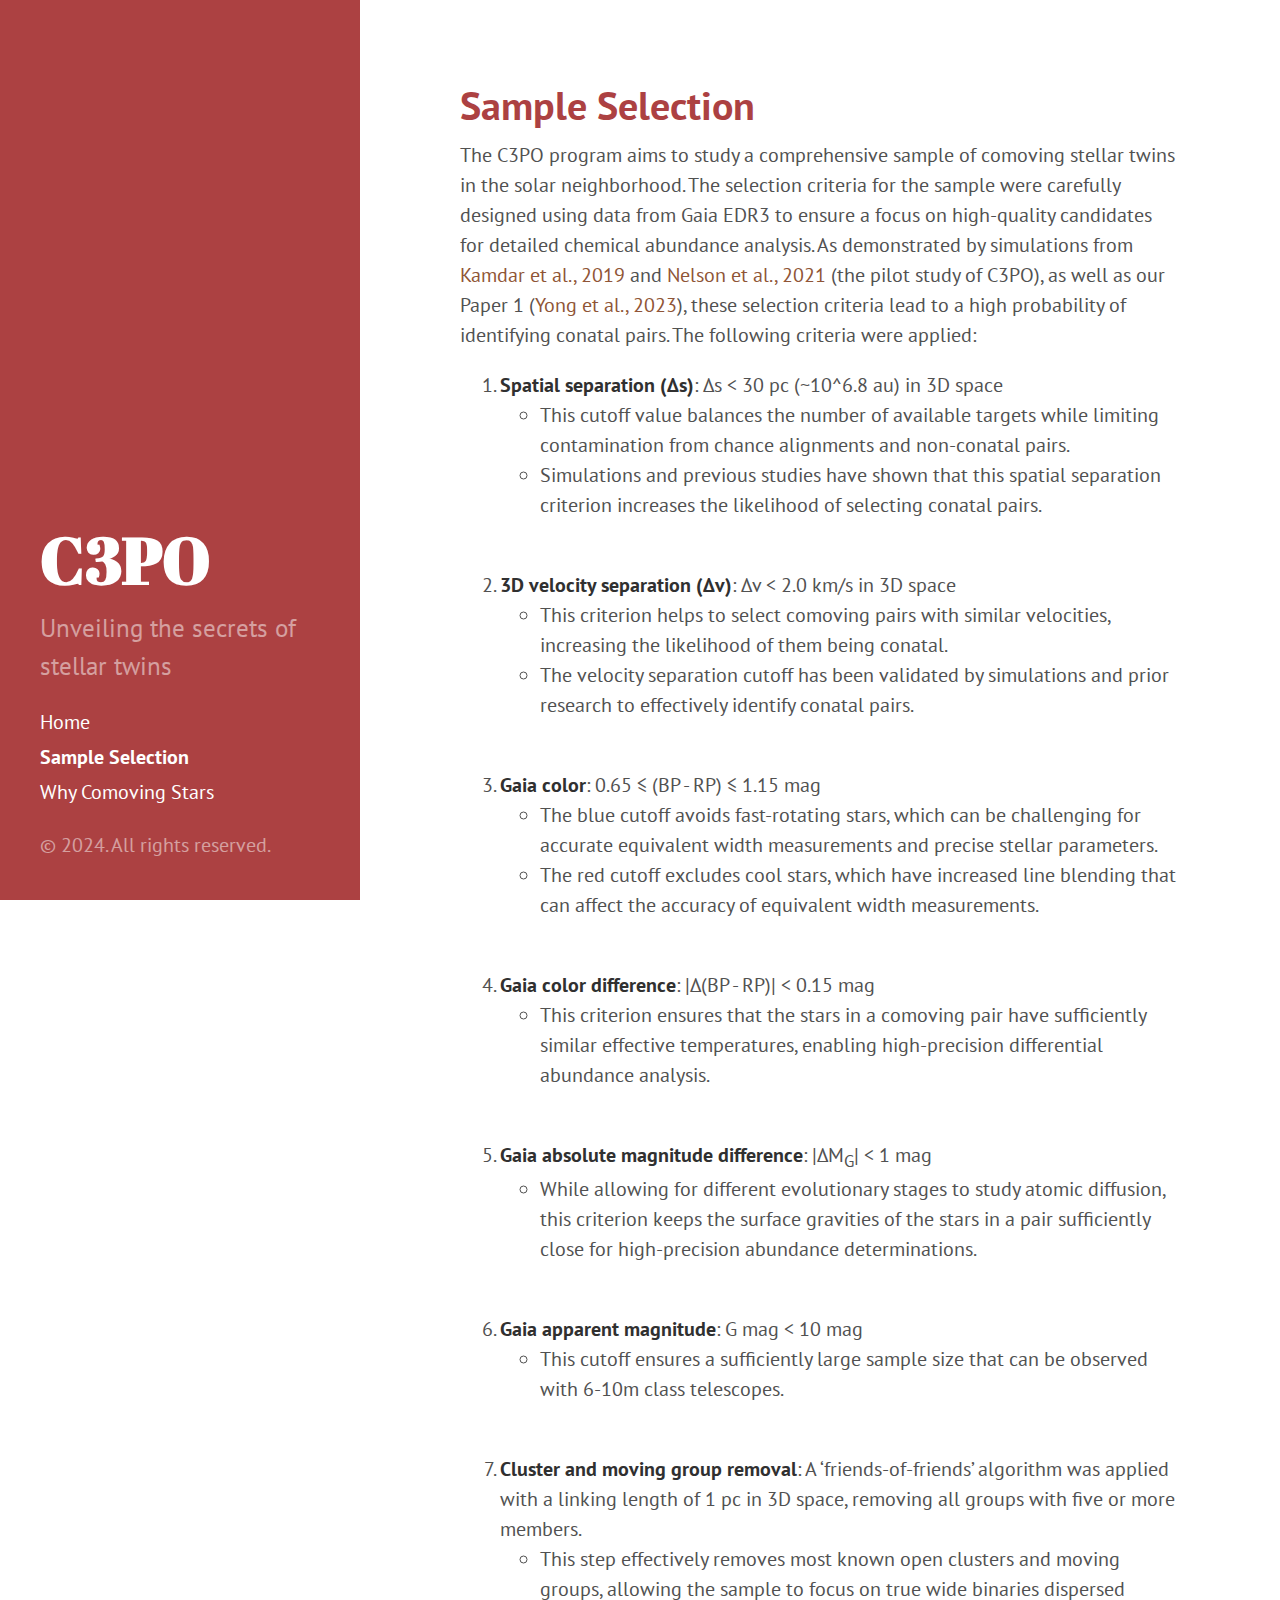
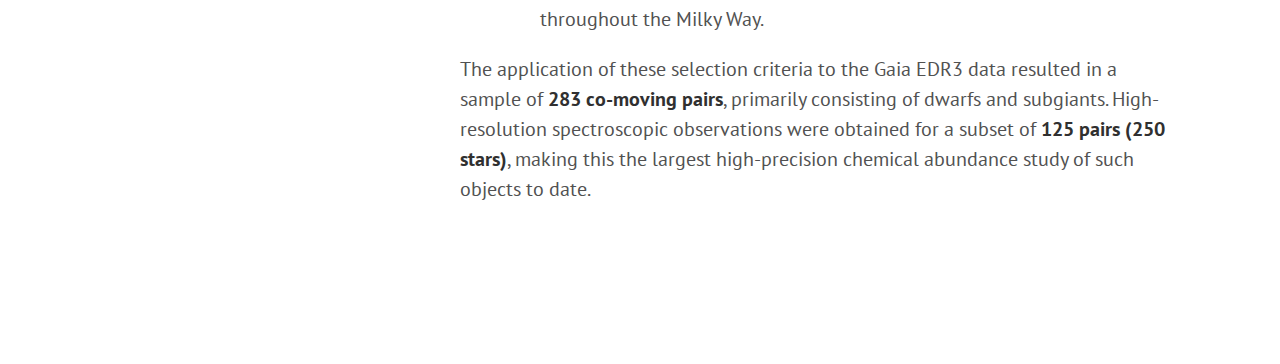
<file: sample_selection.html>
<!DOCTYPE html>
<html lang="en-us">

  <head>
  <link href="http://gmpg.org/xfn/11" rel="profile">
  <meta http-equiv="X-UA-Compatible" content="IE=edge">
  <meta http-equiv="content-type" content="text/html; charset=utf-8">

  <!-- Enable responsiveness on mobile devices-->
  <meta name="viewport" content="width=device-width, initial-scale=1.0, maximum-scale=1">

  <title>
    
      Sample Selection &middot; C3PO
    
  </title>

  <!-- CSS -->
  <link rel="stylesheet" href="./public/css/poole.css">
  <link rel="stylesheet" href="./public/css/syntax.css">
  <link rel="stylesheet" href="./public/css/hyde.css">
  <link rel="stylesheet" href="http://fonts.googleapis.com/css?family=PT+Sans:400,400italic,700|Abril+Fatface">

  <!-- Icons -->
  <link rel="apple-touch-icon-precomposed" sizes="144x144" href="./public/apple-touch-icon-144-precomposed.png">
                                 <link rel="shortcut icon" href="./public/favicon.ico">

  <!-- RSS -->
  <link rel="alternate" type="application/rss+xml" title="RSS" href="./atom.xml">
</head>


  <body>

    <div class="sidebar">
  <div class="container sidebar-sticky">
    <div class="sidebar-about">
      <h1>
        <a href="./index.html">
          C3PO
        </a>
      </h1>
      <p class="lead">Unveiling the secrets of stellar twins</p>
    </div>

    <nav class="sidebar-nav">
      <a class="sidebar-nav-item" href="./index.html">Home</a>

      

      
      
        
      
        
          
        
      
        
          
            <a class="sidebar-nav-item active" href="./sample_selection.html">Sample Selection</a>
          
        
      
        
          
            <a class="sidebar-nav-item" href="./what_is_new.html">Why Comoving Stars</a>
          
        
      

      <!-- <a class="sidebar-nav-item" href="/archive/v.zip">Download</a>
      <a class="sidebar-nav-item" href="">GitHub project</a> -->
      <!-- <span class="sidebar-nav-item">Currently v</span> -->
    </nav>

    <p>&copy; 2024. All rights reserved.</p>
  </div>
</div>


    <div class="content container">
      <div class="page">
  <h1 class="page-title">Sample Selection</h1>
  <p>The C3PO program aims to study a comprehensive sample of comoving stellar twins in the solar neighborhood. The selection criteria for the sample were carefully designed using data from Gaia EDR3 to ensure a focus on high-quality candidates for detailed chemical abundance analysis. As demonstrated by simulations from <a href="https://ui.adsabs.harvard.edu/abs/2019ApJ...884L..42K/abstract">Kamdar et al., 2019</a> and <a href="https://ui.adsabs.harvard.edu/abs/2021ApJ...921..118N/abstract">Nelson et al., 2021</a> (the pilot study of C3PO), as well as our Paper 1 (<a href="https://ui.adsabs.harvard.edu/abs/2023MNRAS.526.2181Y/abstract">Yong et al., 2023</a>), these selection criteria lead to a high probability of identifying conatal pairs. The following criteria were applied:</p>

<ol>
  <li><strong>Spatial separation (Δs)</strong>: Δs &lt; 30 pc (~10^6.8 au) in 3D space
    <ul>
      <li>This cutoff value balances the number of available targets while limiting contamination from chance alignments and non-conatal pairs.</li>
      <li>Simulations and previous studies have shown that this spatial separation criterion increases the likelihood of selecting conatal pairs. <br /> <br /></li>
    </ul>
  </li>
  <li><strong>3D velocity separation (Δv)</strong>: Δv &lt; 2.0 km/s in 3D space
    <ul>
      <li>This criterion helps to select comoving pairs with similar velocities, increasing the likelihood of them being conatal.</li>
      <li>The velocity separation cutoff has been validated by simulations and prior research to effectively identify conatal pairs. <br /> <br /></li>
    </ul>
  </li>
  <li><strong>Gaia color</strong>: 0.65 ≤ (BP - RP) ≤ 1.15 mag
    <ul>
      <li>The blue cutoff avoids fast-rotating stars, which can be challenging for accurate equivalent width measurements and precise stellar parameters.</li>
      <li>The red cutoff excludes cool stars, which have increased line blending that can affect the accuracy of equivalent width measurements. <br /> <br /></li>
    </ul>
  </li>
  <li><strong>Gaia color difference</strong>: |Δ(BP - RP)| &lt; 0.15 mag
    <ul>
      <li>This criterion ensures that the stars in a comoving pair have sufficiently similar effective temperatures, enabling high-precision differential abundance analysis. <br /> <br /></li>
    </ul>
  </li>
  <li><strong>Gaia absolute magnitude difference</strong>: |ΔM<sub>G</sub>| &lt; 1 mag
    <ul>
      <li>While allowing for different evolutionary stages to study atomic diffusion, this criterion keeps the surface gravities of the stars in a pair sufficiently close for high-precision abundance determinations. <br /> <br /></li>
    </ul>
  </li>
  <li><strong>Gaia apparent magnitude</strong>: G mag &lt; 10 mag
    <ul>
      <li>This cutoff ensures a sufficiently large sample size that can be observed with 6-10m class telescopes. <br /> <br /></li>
    </ul>
  </li>
  <li><strong>Cluster and moving group removal</strong>: A ‘friends-of-friends’ algorithm was applied with a linking length of 1 pc in 3D space, removing all groups with five or more members.
    <ul>
      <li>This step effectively removes most known open clusters and moving groups, allowing the sample to focus on true wide binaries dispersed throughout the Milky Way.</li>
    </ul>
  </li>
</ol>

<p>The application of these selection criteria to the Gaia EDR3 data resulted in a sample of <strong>283 co-moving pairs</strong>, primarily consisting of dwarfs and subgiants. High-resolution spectroscopic observations were obtained for a subset of <strong>125 pairs (250 stars)</strong>, making this the largest high-precision chemical abundance study of such objects to date.</p>


</div>

    </div>

  </body>
</html>
</file>
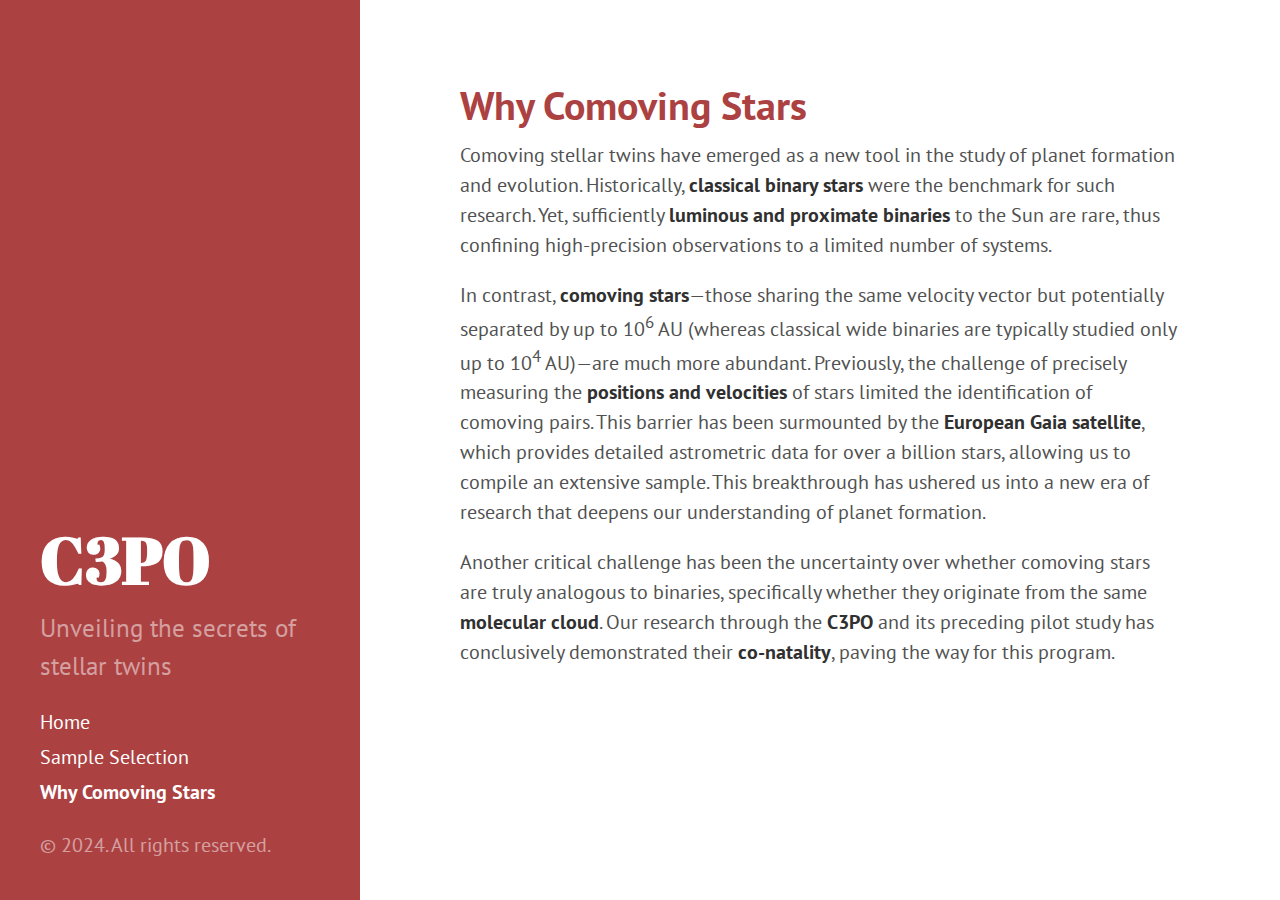
<file: what_is_new.html>
<!DOCTYPE html>
<html lang="en-us">

  <head>
  <link href="http://gmpg.org/xfn/11" rel="profile">
  <meta http-equiv="X-UA-Compatible" content="IE=edge">
  <meta http-equiv="content-type" content="text/html; charset=utf-8">

  <!-- Enable responsiveness on mobile devices-->
  <meta name="viewport" content="width=device-width, initial-scale=1.0, maximum-scale=1">

  <title>
    
      Why Comoving Stars &middot; C3PO
    
  </title>

  <!-- CSS -->
  <link rel="stylesheet" href="./public/css/poole.css">
  <link rel="stylesheet" href="./public/css/syntax.css">
  <link rel="stylesheet" href="./public/css/hyde.css">
  <link rel="stylesheet" href="http://fonts.googleapis.com/css?family=PT+Sans:400,400italic,700|Abril+Fatface">

  <!-- Icons -->
  <link rel="apple-touch-icon-precomposed" sizes="144x144" href="./public/apple-touch-icon-144-precomposed.png">
                                 <link rel="shortcut icon" href="./public/favicon.ico">

  <!-- RSS -->
  <link rel="alternate" type="application/rss+xml" title="RSS" href="./atom.xml">
</head>


  <body>

    <div class="sidebar">
  <div class="container sidebar-sticky">
    <div class="sidebar-about">
      <h1>
        <a href="./index.html">
          C3PO
        </a>
      </h1>
      <p class="lead">Unveiling the secrets of stellar twins</p>
    </div>

    <nav class="sidebar-nav">
      <a class="sidebar-nav-item" href="./index.html">Home</a>

      

      
      
        
      
        
          
        
      
        
          
            <a class="sidebar-nav-item" href="./sample_selection.html">Sample Selection</a>
          
        
      
        
          
              <a class="sidebar-nav-item active" href="./what_is_new.html">Why Comoving Stars</a>
          
        
      

      <!-- <a class="sidebar-nav-item" href="/archive/v.zip">Download</a>
      <a class="sidebar-nav-item" href="">GitHub project</a> -->
      <!-- <span class="sidebar-nav-item">Currently v</span> -->
    </nav>

    <p>&copy; 2024. All rights reserved.</p>
  </div>
</div>


    <div class="content container">
      <div class="page">
  <h1 class="page-title">Why Comoving Stars</h1>
  <p>Comoving stellar twins have emerged as a new tool in the study of planet formation and evolution. Historically, <strong>classical binary stars</strong> were the benchmark for such research. Yet, sufficiently <strong>luminous and proximate binaries</strong> to the Sun are rare, thus confining high-precision observations to a limited number of systems.</p>

<p>In contrast, <strong>comoving stars</strong>—those sharing the same velocity vector but potentially separated by up to 10<sup>6</sup> AU (whereas classical wide binaries are typically studied only up to 10<sup>4</sup> AU)—are much more abundant. Previously, the challenge of precisely measuring the <strong>positions and velocities</strong> of stars limited the identification of comoving pairs. This barrier has been surmounted by the <strong>European Gaia satellite</strong>, which provides detailed astrometric data for over a billion stars, allowing us to compile an extensive sample. This breakthrough has ushered us into a new era of research that deepens our understanding of planet formation.</p>

<p>Another critical challenge has been the uncertainty over whether comoving stars are truly analogous to binaries, specifically whether they originate from the same <strong>molecular cloud</strong>. Our research through the <strong>C3PO</strong> and its preceding pilot study has conclusively demonstrated their <strong>co-natality</strong>, paving the way for this program.</p>


</div>

    </div>

  </body>
</html>
</file>
<file: public/css/poole.css>
/*
 *                        ___
 *                       /\_ \
 *  _____     ___     ___\//\ \      __
 * /\ '__`\  / __`\  / __`\\ \ \   /'__`\
 * \ \ \_\ \/\ \_\ \/\ \_\ \\_\ \_/\  __/
 *  \ \ ,__/\ \____/\ \____//\____\ \____\
 *   \ \ \/  \/___/  \/___/ \/____/\/____/
 *    \ \_\
 *     \/_/
 *
 * Designed, built, and released under MIT license by @mdo. Learn more at
 * https://github.com/poole/poole.
 */


/*
 * Contents
 *
 * Body resets
 * Custom type
 * Messages
 * Container
 * Masthead
 * Posts and pages
 * Pagination
 * Reverse layout
 * Themes
 */


/*
 * Body resets
 *
 * Update the foundational and global aspects of the page.
 */

* {
  -webkit-box-sizing: border-box;
     -moz-box-sizing: border-box;
          box-sizing: border-box;
}

html,
body {
  margin: 0;
  padding: 0;
}

html {
  font-family: "Helvetica Neue", Helvetica, Arial, sans-serif;
  font-size: 16px;
  line-height: 1.5;
}
@media (min-width: 38em) {
  html {
    font-size: 20px;
  }
}

body {
  color: #515151;
  background-color: #fff;
  -webkit-text-size-adjust: 100%;
      -ms-text-size-adjust: 100%;
}

/* No `:visited` state is required by default (browsers will use `a`) */
a {
  color: #268bd2;
  text-decoration: none;
}
a strong {
  color: inherit;
}
/* `:focus` is linked to `:hover` for basic accessibility */
a:hover,
a:focus {
  text-decoration: underline;
}

/* Headings */
h1, h2, h3, h4, h5, h6 {
  margin-bottom: .5rem;
  font-weight: bold;
  line-height: 1.25;
  color: #313131;
  text-rendering: optimizeLegibility;
}
h1 {
  font-size: 2rem;
}
h2 {
  margin-top: 1rem;
  font-size: 1.5rem;
}
h3 {
  margin-top: 1.5rem;
  font-size: 1.25rem;
}
h4, h5, h6 {
  margin-top: 1rem;
  font-size: 1rem;
}

/* Body text */
p {
  margin-top: 0;
  margin-bottom: 1rem;
}

strong {
  color: #303030;
}


/* Lists */
ul, ol, dl {
  margin-top: 0;
  margin-bottom: 1rem;
}

dt {
  font-weight: bold;
}
dd {
  margin-bottom: .5rem;
}

/* Misc */
hr {
  position: relative;
  margin: 1.5rem 0;
  border: 0;
  border-top: 1px solid #eee;
  border-bottom: 1px solid #fff;
}

abbr {
  font-size: 85%;
  font-weight: bold;
  color: #555;
  text-transform: uppercase;
}
abbr[title] {
  cursor: help;
  border-bottom: 1px dotted #e5e5e5;
}

/* Code */
code,
pre {
  font-family: Menlo, Monaco, "Courier New", monospace;
}
code {
  padding: .25em .5em;
  font-size: 85%;
  color: #bf616a;
  background-color: #f9f9f9;
  border-radius: 3px;
}
pre {
  display: block;
  margin-top: 0;
  margin-bottom: 1rem;
  padding: 1rem;
  font-size: .8rem;
  line-height: 1.4;
  white-space: pre;
  white-space: pre-wrap;
  word-break: break-all;
  word-wrap: break-word;
  background-color: #f9f9f9;
}
pre code {
  padding: 0;
  font-size: 100%;
  color: inherit;
  background-color: transparent;
}

/* Pygments via Jekyll */
.highlight {
  margin-bottom: 1rem;
  border-radius: 4px;
}
.highlight pre {
  margin-bottom: 0;
}

/* Gist via GitHub Pages */
.gist .gist-file {
  font-family: Menlo, Monaco, "Courier New", monospace !important;
}
.gist .markdown-body {
  padding: 15px;
}
.gist pre {
  padding: 0;
  background-color: transparent;
}
.gist .gist-file .gist-data {
  font-size: .8rem !important;
  line-height: 1.4;
}
.gist code {
  padding: 0;
  color: inherit;
  background-color: transparent;
  border-radius: 0;
}

/* Quotes */
blockquote {
  padding: .5rem 1rem;
  margin: .8rem 0;
  color: #7a7a7a;
  border-left: .25rem solid #e5e5e5;
}
blockquote p:last-child {
  margin-bottom: 0;
}
@media (min-width: 30em) {
  blockquote {
    padding-right: 5rem;
    padding-left: 1.25rem;
  }
}

img {
  display: block;
  max-width: 100%;
  margin: 0 0 1rem;
  border-radius: 5px;
}

/* Tables */
table {
  margin-bottom: 1rem;
  width: 100%;
  border: 1px solid #e5e5e5;
  border-collapse: collapse;
}
td,
th {
  padding: .25rem .5rem;
  border: 1px solid #e5e5e5;
}
tbody tr:nth-child(odd) td,
tbody tr:nth-child(odd) th {
  background-color: #f9f9f9;
}


/*
 * Custom type
 *
 * Extend paragraphs with `.lead` for larger introductory text.
 */

.lead {
  font-size: 1.25rem;
  font-weight: 300;
}


/*
 * Messages
 *
 * Show alert messages to users. You may add it to single elements like a `<p>`,
 * or to a parent if there are multiple elements to show.
 */

.message {
  margin-bottom: 1rem;
  padding: 1rem;
  color: #717171;
  background-color: #f9f9f9;
}


/*
 * Container
 *
 * Center the page content.
 */

.container {
  max-width: 38rem;
  padding-left:  1rem;
  padding-right: 1rem;
  margin-left:  auto;
  margin-right: auto;
}


/*
 * Masthead
 *
 * Super small header above the content for site name and short description.
 */

.masthead {
  padding-top:    1rem;
  padding-bottom: 1rem;
  margin-bottom: 3rem;
}
.masthead-title {
  margin-top: 0;
  margin-bottom: 0;
  color: #505050;
}
.masthead-title a {
  color: #505050;
}
.masthead-title small {
  font-size: 75%;
  font-weight: 400;
  color: #c0c0c0;
  letter-spacing: 0;
}


/*
 * Posts and pages
 *
 * Each post is wrapped in `.post` and is used on default and post layouts. Each
 * page is wrapped in `.page` and is only used on the page layout.
 */

.page,
.post {
  margin-bottom: 4em;
}

/* Blog post or page title */
.page-title,
.post-title,
.post-title a {
  color: #303030;
}
.page-title,
.post-title {
  margin-top: 0;
}

/* Meta data line below post title */
.post-date {
  display: block;
  margin-top: -.5rem;
  margin-bottom: 1rem;
  color: #9a9a9a;
}

/* Related posts */
.related {
  padding-top: 2rem;
  padding-bottom: 2rem;
  border-top: 1px solid #eee;
}
.related-posts {
  padding-left: 0;
  list-style: none;
}
.related-posts h3 {
  margin-top: 0;
}
.related-posts li small {
  font-size: 75%;
  color: #999;
}
.related-posts li a:hover {
  color: #268bd2;
  text-decoration: none;
}
.related-posts li a:hover small {
  color: inherit;
}


/*
 * Pagination
 *
 * Super lightweight (HTML-wise) blog pagination. `span`s are provide for when
 * there are no more previous or next posts to show.
 */

.pagination {
  overflow: hidden; /* clearfix */
  margin-left: -1rem;
  margin-right: -1rem;
  font-family: "PT Sans", Helvetica, Arial, sans-serif;
  color: #ccc;
  text-align: center;
}

/* Pagination items can be `span`s or `a`s */
.pagination-item {
  display: block;
  padding: 1rem;
  border: 1px solid #eee;
}
.pagination-item:first-child {
  margin-bottom: -1px;
}

/* Only provide a hover state for linked pagination items */
a.pagination-item:hover {
  background-color: #f5f5f5;
}

@media (min-width: 30em) {
  .pagination {
    margin: 3rem 0;
  }
  .pagination-item {
    float: left;
    width: 50%;
  }
  .pagination-item:first-child {
    margin-bottom: 0;
    border-top-left-radius:    4px;
    border-bottom-left-radius: 4px;
  }
  .pagination-item:last-child {
    margin-left: -1px;
    border-top-right-radius:    4px;
    border-bottom-right-radius: 4px;
  }
}
</file>
<file: public/css/syntax.css>
.highlight .hll { background-color: #ffc; }
.highlight .c { color: #999; } /* Comment */
.highlight .err { color: #a00; background-color: #faa } /* Error */
.highlight .k { color: #069; } /* Keyword */
.highlight .o { color: #555 } /* Operator */
.highlight .cm { color: #09f; font-style: italic } /* Comment.Multiline */
.highlight .cp { color: #099 } /* Comment.Preproc */
.highlight .c1 { color: #999; } /* Comment.Single */
.highlight .cs { color: #999; } /* Comment.Special */
.highlight .gd { background-color: #fcc; border: 1px solid #c00 } /* Generic.Deleted */
.highlight .ge { font-style: italic } /* Generic.Emph */
.highlight .gr { color: #f00 } /* Generic.Error */
.highlight .gh { color: #030; } /* Generic.Heading */
.highlight .gi { background-color: #cfc; border: 1px solid #0c0 } /* Generic.Inserted */
.highlight .go { color: #aaa } /* Generic.Output */
.highlight .gp { color: #009; } /* Generic.Prompt */
.highlight .gs { } /* Generic.Strong */
.highlight .gu { color: #030; } /* Generic.Subheading */
.highlight .gt { color: #9c6 } /* Generic.Traceback */
.highlight .kc { color: #069; } /* Keyword.Constant */
.highlight .kd { color: #069; } /* Keyword.Declaration */
.highlight .kn { color: #069; } /* Keyword.Namespace */
.highlight .kp { color: #069 } /* Keyword.Pseudo */
.highlight .kr { color: #069; } /* Keyword.Reserved */
.highlight .kt { color: #078; } /* Keyword.Type */
.highlight .m { color: #f60 } /* Literal.Number */
.highlight .s { color: #d44950 } /* Literal.String */
.highlight .na { color: #4f9fcf } /* Name.Attribute */
.highlight .nb { color: #366 } /* Name.Builtin */
.highlight .nc { color: #0a8; } /* Name.Class */
.highlight .no { color: #360 } /* Name.Constant */
.highlight .nd { color: #99f } /* Name.Decorator */
.highlight .ni { color: #999; } /* Name.Entity */
.highlight .ne { color: #c00; } /* Name.Exception */
.highlight .nf { color: #c0f } /* Name.Function */
.highlight .nl { color: #99f } /* Name.Label */
.highlight .nn { color: #0cf; } /* Name.Namespace */
.highlight .nt { color: #2f6f9f; } /* Name.Tag */
.highlight .nv { color: #033 } /* Name.Variable */
.highlight .ow { color: #000; } /* Operator.Word */
.highlight .w { color: #bbb } /* Text.Whitespace */
.highlight .mf { color: #f60 } /* Literal.Number.Float */
.highlight .mh { color: #f60 } /* Literal.Number.Hex */
.highlight .mi { color: #f60 } /* Literal.Number.Integer */
.highlight .mo { color: #f60 } /* Literal.Number.Oct */
.highlight .sb { color: #c30 } /* Literal.String.Backtick */
.highlight .sc { color: #c30 } /* Literal.String.Char */
.highlight .sd { color: #c30; font-style: italic } /* Literal.String.Doc */
.highlight .s2 { color: #c30 } /* Literal.String.Double */
.highlight .se { color: #c30; } /* Literal.String.Escape */
.highlight .sh { color: #c30 } /* Literal.String.Heredoc */
.highlight .si { color: #a00 } /* Literal.String.Interpol */
.highlight .sx { color: #c30 } /* Literal.String.Other */
.highlight .sr { color: #3aa } /* Literal.String.Regex */
.highlight .s1 { color: #c30 } /* Literal.String.Single */
.highlight .ss { color: #fc3 } /* Literal.String.Symbol */
.highlight .bp { color: #366 } /* Name.Builtin.Pseudo */
.highlight .vc { color: #033 } /* Name.Variable.Class */
.highlight .vg { color: #033 } /* Name.Variable.Global */
.highlight .vi { color: #033 } /* Name.Variable.Instance */
.highlight .il { color: #f60 } /* Literal.Number.Integer.Long */

.css .o,
.css .o + .nt,
.css .nt + .nt { color: #999; }
</file>
<file: public/css/hyde.css>
/*
 *  __                  __
 * /\ \                /\ \
 * \ \ \___   __  __   \_\ \     __
 *  \ \  _ `\/\ \/\ \  /'_` \  /'__`\
 *   \ \ \ \ \ \ \_\ \/\ \_\ \/\  __/
 *    \ \_\ \_\/`____ \ \___,_\ \____\
 *     \/_/\/_/`/___/> \/__,_ /\/____/
 *                /\___/
 *                \/__/
 *
 * Designed, built, and released under MIT license by @mdo. Learn more at
 * https://github.com/poole/hyde.
 */


/*
 * Contents
 *
 * Global resets
 * Sidebar
 * Container
 * Reverse layout
 * Themes
 */


/*
 * Global resets
 *
 * Update the foundational and global aspects of the page.
 */

html {
  font-family: "PT Sans", Helvetica, Arial, sans-serif;
}
@media (min-width: 48em) {
  html {
    font-size: 16px;
  }
}
@media (min-width: 58em) {
  html {
    font-size: 20px;
  }
}


/*
 * Sidebar
 *
 * Flexible banner for housing site name, intro, and "footer" content. Starts
 * out above content in mobile and later moves to the side with wider viewports.
 */

.sidebar {
  text-align: center;
  padding: 2rem 1rem;
  color: rgba(255,255,255,.5);
  /* background-color: #202020; */
  background-color: #ac4142;
}
@media (min-width: 48em) {
  .sidebar {
    position: fixed;
    top: 0;
    left: 0;
    bottom: 0;
    width: 18rem;
    text-align: left;
  }
}

/* Sidebar links */
.sidebar a {
  color: #fff;
}

/* About section */
.sidebar-about h1 {
  color: #fff;
  margin-top: 0;
  font-family: "Abril Fatface", serif;
  font-size: 3.25rem;
}

/* Sidebar nav */
.sidebar-nav {
  margin-bottom: 1rem;
}
.sidebar-nav-item {
  display: block;
  line-height: 1.75;
}
a.sidebar-nav-item:hover,
a.sidebar-nav-item:focus {
  text-decoration: underline;
}
.sidebar-nav-item.active {
  font-weight: bold;
}

/* Sticky sidebar
 *
 * Add the `sidebar-sticky` class to the sidebar's container to affix it the
 * contents to the bottom of the sidebar in tablets and up.
 */

@media (min-width: 48em) {
  .sidebar-sticky {
    position: absolute;
    right:  1rem;
    bottom: 1rem;
    left:   1rem;
  }
}


/* Container
 *
 * Align the contents of the site above the proper threshold with some margin-fu
 * with a 25%-wide `.sidebar`.
 */

.content {
  padding-top:    4rem;
  padding-bottom: 4rem;
}

@media (min-width: 48em) {
  .content {
    max-width: 38rem;
    margin-left: 20rem;
    margin-right: 2rem;
  }
}

@media (min-width: 64em) {
  .content {
    margin-left: 22rem;
    margin-right: 4rem;
  }
}


/*
 * Reverse layout
 *
 * Flip the orientation of the page by placing the `.sidebar` on the right.
 */

@media (min-width: 48em) {
  .layout-reverse .sidebar {
    left: auto;
    right: 0;
  }
  .layout-reverse .content {
    margin-left: 2rem;
    margin-right: 20rem;
  }
}

@media (min-width: 64em) {
  .layout-reverse .content {
    margin-left: 4rem;
    margin-right: 22rem;
  }
}

.content h1, .content h2 {
  color: #ac4142;
}

.content a {
  color: #8f5536;
}

.related-posts li a:hover {
  color: #ac4142;
}

/*
 * Themes
 *
 * As of v1.1, Hyde includes optional themes to color the sidebar and links
 * within blog posts. To use, add the class of your choosing to the `body`.
 */

/* Base16 (http://chriskempson.github.io/base16/#default) */

/* Red */
.theme-base-08 .sidebar {
  background-color: #ac4142;
}
.theme-base-08 .content a,
.theme-base-08 .related-posts li a:hover {
  color: #ac4142;
}

/* Orange */
.theme-base-09 .sidebar {
  background-color: #d28445;
}
.theme-base-09 .content a,
.theme-base-09 .related-posts li a:hover {
  color: #d28445;
}

/* Yellow */
.theme-base-0a .sidebar {
  background-color: #f4bf75;
}
.theme-base-0a .content a,
.theme-base-0a .related-posts li a:hover {
  color: #f4bf75;
}

/* Green */
.theme-base-0b .sidebar {
  background-color: #90a959;
}
.theme-base-0b .content a,
.theme-base-0b .related-posts li a:hover {
  color: #90a959;
}

/* Cyan */
.theme-base-0c .sidebar {
  background-color: #75b5aa;
}
.theme-base-0c .content a,
.theme-base-0c .related-posts li a:hover {
  color: #75b5aa;
}

/* Blue */
.theme-base-0d .sidebar {
  background-color: #6a9fb5;
}
.theme-base-0d .content a,
.theme-base-0d .related-posts li a:hover {
  color: #6a9fb5;
}

/* Magenta */
.theme-base-0e .sidebar {
  background-color: #aa759f;
}
.theme-base-0e .content a,
.theme-base-0e .related-posts li a:hover {
  color: #aa759f;
}

/* Brown */
.theme-base-0f .sidebar {
  background-color: #8f5536;
}
.theme-base-0f .content a,
.theme-base-0f .related-posts li a:hover {
  color: #8f5536;
}
</file>
